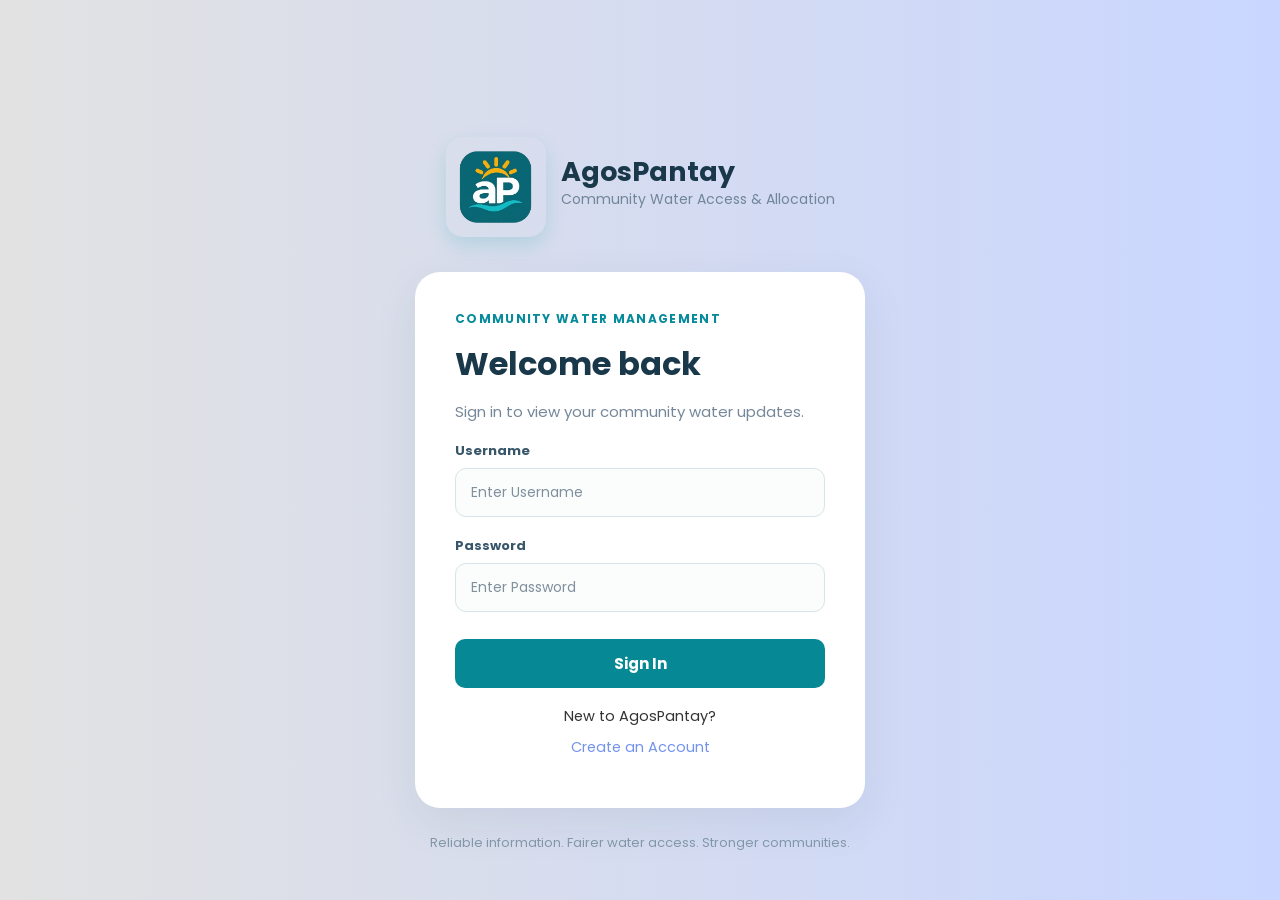
<file: AgosPantay/resources/static/index.html>
<!DOCTYPE html>
<html lang="en">

<!-- ==========================================================================
     SECTION 01: DOCUMENT HEAD & DEPENDENCIES
     ========================================================================== -->
<head>
    <meta charset="UTF-8">
    <meta name="viewport" content="width=device-width, initial-scale=1.0">
    <title>AgosPantay | Community Water Management</title>
    <link rel="stylesheet" href="style.css">
    <script src="script.js" defer></script>
</head>

<body>
    <div class="container">

        <!-- ======================================================================
             SECTION 02: BRAND LOGO HEADER
             ====================================================================== -->
        <div class="logo-container">
            <div class="logo">
                <img src="logo.png" alt="AgosPantay Logo" onerror="this.outerHTML='<svg viewBox=\'0 0 100 100\' width=\'100\' height=\'100\' xmlns=\'http://www.w3.org/2000/svg\'><rect width=\'100\' height=\'100\' rx=\'24\' fill=\'#0a6b78\'/><path d=\'M30 43 A21 21 0 0 1 70 43 A25 25 0 0 0 30 43 Z\' fill=\'#f5a623\'/><g stroke=\'#f5a623\' stroke-width=\'5.5\' stroke-linecap=\'round\'><line x1=\'50\' y1=\'14\' x2=\'50\' y2=\'22\'/><line x1=\'36\' y1=\'19\' x2=\'40\' y2=\'26\'/><line x1=\'64\' y1=\'19\' x2=\'60\' y2=\'26\'/><line x1=\'25\' y1=\'30\' x2=\'32\' y2=\'34\'/><line x1=\'75\' y1=\'30\' x2=\'68\' y2=\'34\'/></g><text x=\'50\' y=\'71\' text-anchor=\'middle\' font-family=\'Poppins,Inter,sans-serif\' font-weight=\'800\' font-size=\'40\' fill=\'#ffffff\' letter-spacing=\'-1.5\'>aP</text><path d=\'M16 79 Q34 86 52 78 T84 76 Q66 86 48 84 T16 79 Z\' fill=\'#14b8c4\'/></svg>'">
            </div>
            <div class="brand-text">
                <h1>AgosPantay</h1>
                <p>Community Water Access &amp; Allocation</p>
            </div>
        </div>
        <!-- END SECTION 02: BRAND LOGO HEADER -->

        <!-- ======================================================================
             SECTION 03: SIGN IN FORM
             ====================================================================== -->
        <div class="form-box active" id="SignIn-form">
            <form method="post">
                <h4>COMMUNITY WATER MANAGEMENT</h4>
                <h2>Welcome back</h2>
                <h5>Sign in to view your community water updates.</h5>

                <label for="username">Username</label>
                <input type="text" id="username" autocomplete="username" name="username" placeholder="Enter Username" required>

                <label for="password">Password</label>
                <input type="password" id="password" autocomplete="current-password" name="password" placeholder="Enter Password" required>

                <p class="auth-message" data-auth-message role="status" hidden></p>
                <button type="submit" name="SignIn">Sign In</button>

                <p>New to AgosPantay?</p>
                <p><a href="#" onclick="showForm('Register-form'); return false;">Create an Account</a></p>
            </form>
        </div>
        <!-- END SECTION 03: SIGN IN FORM -->

        <!-- ======================================================================
             SECTION 04: REGISTER FORM
             ====================================================================== -->
        <div class="form-box" id="Register-form">
            <form method="post">
                <h4>COMMUNITY WATER MANAGEMENT</h4>
                <h2>Create an Account</h2>
                <h5>Create a resident account to view schedules and report water concerns.</h5>

                <label for="register-username">Username</label>
                <input type="text" id="register-username" autocomplete="username" minlength="3" maxlength="32" pattern="[A-Za-z0-9_.\-]{3,32}" name="username" placeholder="Enter Username" required>

                <label for="register-password">Password</label>
                <input type="password" id="register-password" autocomplete="new-password" minlength="8" maxlength="128" name="password" placeholder="Enter Password" required>

                <select name="role" id="role" aria-label="Account role" required>
                    <option value="" selected disabled>---Select Role---</option>
                    <option value="community_member">User</option>
                </select>

                <p class="auth-message" data-auth-message role="status" hidden></p>
                <button type="submit" name="Register">Create Account</button>

                <p>Already have an account?</p>
                <p><a href="#" onclick="showForm('SignIn-form'); return false;">Sign In</a></p>
            </form>
        </div>
        <!-- END SECTION 04: REGISTER FORM -->

        <!-- ======================================================================
             SECTION 05: FOOTER
             ====================================================================== -->
        <div class="footer">
            <p>Reliable information. Fairer water access. Stronger communities.</p>
        </div>

    </div>
</body>

</html>
</file>
<file: AgosPantay/resources/static/style.css>
/* ==========================================================================
   SECTION 01: FONTS & GLOBAL RESET
   ========================================================================== */
@font-face {
  font-family: Poppins;
  src: url('vendor/poppins-400.woff2') format('woff2');
  font-weight: 400;
  font-style: normal;
  font-display: swap;
}

@font-face {
  font-family: Poppins;
  src: url('vendor/poppins-500.woff2') format('woff2');
  font-weight: 500;
  font-style: normal;
  font-display: swap;
}

@font-face {
  font-family: Poppins;
  src: url('vendor/poppins-700.woff2') format('woff2');
  font-weight: 700;
  font-style: normal;
  font-display: swap;
}

* {
  margin: 0;
  padding: 0;
  box-sizing: border-box;
  font-family: "Poppins", sans-serif;
}

body {
  display: flex;
  justify-content: center;
  align-items: center;
  min-height: 100vh;
  background: linear-gradient(to right, #e2e2e2, #c9d6ff);
  color: #333;
}

.container {
  margin: 0 15px;
}

/* ==========================================================================
   SECTION 02: BRAND LOGO HEADER STYLES
   ========================================================================== */
.logo-container {
  display: flex;
  align-items: center;
  justify-content: center;
  gap: 15px;
  margin-bottom: 35px;
}

.logo {
  width: 100px;
  height: 100px;
  display: flex;
  justify-content: center;
  align-items: center;
  border-radius: 17px;
  overflow: hidden;
  box-shadow: 0 8px 20px rgba(13, 153, 158, 0.18);
  margin-top: 100px;
  flex-shrink: 0;
}

.logo img,
.logo svg {
  width: 100%;
  height: 100%;
  object-fit: cover;
  display: block;
}

.brand-text h1 {
  font-size: 27px;
  font-weight: 700;
  color: #19384a;
  line-height: 1.3;
  margin-top: 100px;
}

.brand-text p {
  font-size: 14px;
  color: #71869a;
}
/* END SECTION 02: BRAND LOGO HEADER STYLES */

/* ==========================================================================
   SECTION 03 & 04: SIGN IN & REGISTER FORM STYLES
   ========================================================================== */
.form-box {
  width: 100%;
  max-width: 450px;
  padding: 38px 40px 40px;
  background: #fff;
  border-radius: 25px;
  box-shadow: 0 15px 45px rgba(30, 65, 75, 0.08);
  display: none;
}

.form-box.active {
  display: block;
}

h4 {
  font-size: 12px;
  font-weight: 700;
  letter-spacing: 1.3px;
  color: #078b9c;
  margin-bottom: 12px;
}

h2 {
  font-size: 32px;
  font-weight: 700;
  color: #19384a;
  margin-bottom: 12px;
}

h5 {
  font-size: 15px;
  font-weight: 400;
  color: #75879a;
  margin-bottom: 18px;
}

label {
  display: block;
  font-size: 13px;
  font-weight: 600;
  color: #38566a;
  margin-bottom: 7px;
}

input,
select {
  width: 100%;
  padding: 13px 15px;
  background: #fbfdfd;
  border: 1px solid #d8e4e7;
  border-radius: 11px;
  outline: none;
  font-size: 14px;
  color: #333;
  margin-bottom: 19px;
  transition: 0.3s;
}

input::placeholder {
  color: #81909d;
}

input:focus {
  border-color: #078b9c;
  box-shadow: 0 0 0 3px rgba(7, 139, 156, 0.08);
}

button {
  width: 100%;
  padding: 13px;
  background: #078995;
  border: none;
  border-radius: 10px;
  cursor: pointer;
  font-size: 15px;
  font-weight: 600;
  color: #fff;
  margin-top: 8px;
  margin-bottom: 18px;
  transition: 0.3s;
}

button:hover {
  background: #6884d3;
}

button:disabled {
  cursor: wait;
  opacity: 0.7;
}

p {
  font-size: 14.5px;
  text-align: center;
  margin-bottom: 10px;
}

p a {
  color: #7494ec;
  text-align: left;
  text-decoration: none;
}

p a:hover {
  text-decoration: underline;
}

.auth-message {
  color: #b91c1c;
  font-size: 13px;
  line-height: 1.5;
  text-align: left;
}

.auth-message.success {
  color: #0f766e;
}
/* END SECTION 03 & 04: SIGN IN & REGISTER FORM STYLES */

/* ==========================================================================
   SECTION 05: FOOTER & MOBILE RESPONSIVE STYLES
   ========================================================================== */
.footer {
  text-align: center;
  margin-top: 25px;
}

.footer p {
  font-size: 13px;
  color: #8297a8;
}

@media (max-width: 460px) {
  .container {
    margin-block: 24px;
  }

  .logo,
  .brand-text h1 {
    margin-top: 0;
  }

  .form-box {
    padding: 26px 22px;
  }

  input {
    font-size: 16px;
  }
}
</file>
